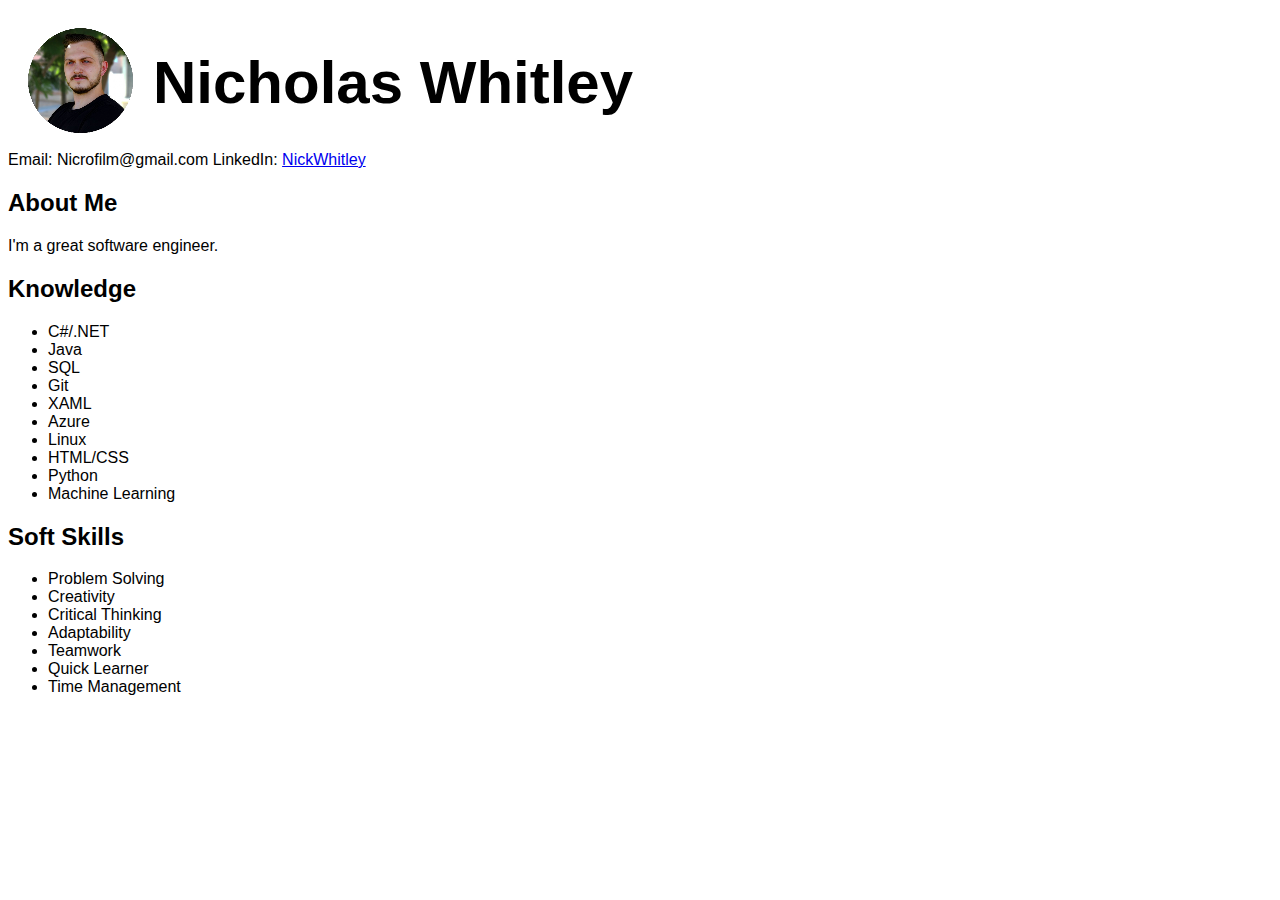
<file: index.html>
<html>
	<head>
		<link rel="stylesheet" href="css/style.css" type="text/css">
	</head>
	<body>
		<div class="index-grid-container" id="header">
			<div class="grid-item-header">
				<img id="profile-pic" src="images/profile.png">
				<h1 id="name-header">Nicholas Whitley</h1>
			</div>
		</div>
		<div>
			<p id="socials-header">
					Email: Nicrofilm@gmail.com
					LinkedIn: <a href="https://www.linkedin.com/in/nicholas-w-5375611b4/">NickWhitley</a>
			</p>
		</div>
		<h2>About Me</h2>
		<p> I'm a great software engineer.</p>
		<h2>Knowledge</h2>
		<ul>
			<li>C#/.NET</li>
			<li>Java</li>
			<li>SQL</li>
			<li>Git</li>
			<li>XAML</li>
			<li>Azure</li>
			<li>Linux</li>
			<li>HTML/CSS</li>
			<li>Python</li>
			<li>Machine Learning</li>
		</ul>
		<h2>Soft Skills</h2>
		<ul>
			<li>Problem Solving</li>
			<li>Creativity</li>
			<li>Critical Thinking</li>
			<li>Adaptability</li>
			<li>Teamwork</li>
			<li>Quick Learner</li>
			<li>Time Management</li>
		</ul>
	</body>
</html>
</file>
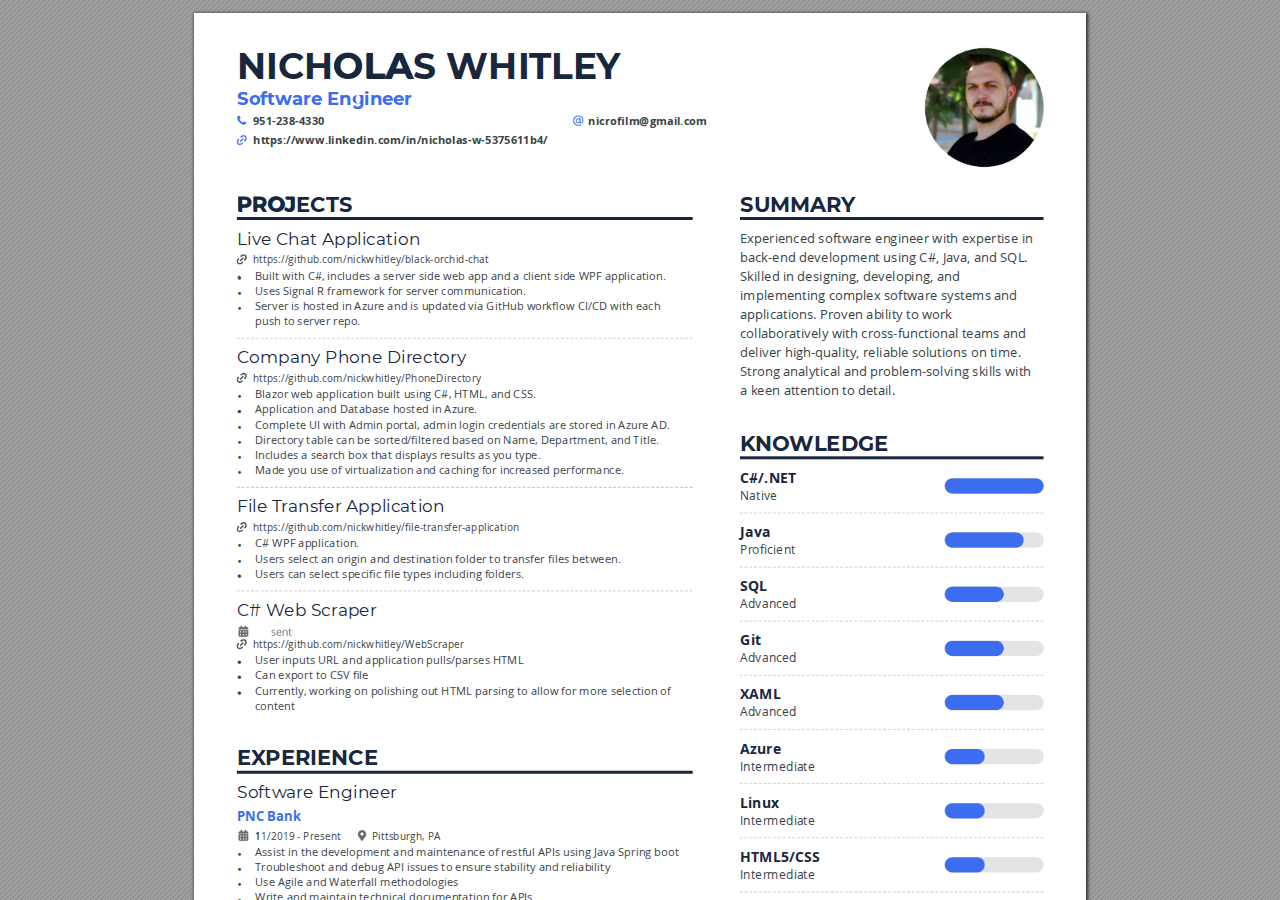
<file: resume.html>
<!DOCTYPE html>
<!-- Created by pdf2htmlEX (https://github.com/pdf2htmlEX/pdf2htmlEX) -->
<html xmlns="http://www.w3.org/1999/xhtml">
<head>
<meta charset="utf-8"/>
<meta name="generator" content="pdf2htmlEX"/>
<meta http-equiv="X-UA-Compatible" content="IE=edge,chrome=1"/>
<style type="text/css">
/*! 
 * Base CSS for pdf2htmlEX
 * Copyright 2012,2013 Lu Wang <coolwanglu@gmail.com> 
 * https://github.com/pdf2htmlEX/pdf2htmlEX/blob/master/share/LICENSE
 */#sidebar{position:absolute;top:0;left:0;bottom:0;width:250px;padding:0;margin:0;overflow:auto}#page-container{position:absolute;top:0;left:0;margin:0;padding:0;border:0}@media screen{#sidebar.opened+#page-container{left:250px}#page-container{bottom:0;right:0;overflow:auto}.loading-indicator{display:none}.loading-indicator.active{display:block;position:absolute;width:64px;height:64px;top:50%;left:50%;margin-top:-32px;margin-left:-32px}.loading-indicator img{position:absolute;top:0;left:0;bottom:0;right:0}}@media print{@page{margin:0}html{margin:0}body{margin:0;-webkit-print-color-adjust:exact}#sidebar{display:none}#page-container{width:auto;height:auto;overflow:visible;background-color:transparent}.d{display:none}}.pf{position:relative;background-color:white;overflow:hidden;margin:0;border:0}.pc{position:absolute;border:0;padding:0;margin:0;top:0;left:0;width:100%;height:100%;overflow:hidden;display:block;transform-origin:0 0;-ms-transform-origin:0 0;-webkit-transform-origin:0 0}.pc.opened{display:block}.bf{position:absolute;border:0;margin:0;top:0;bottom:0;width:100%;height:100%;-ms-user-select:none;-moz-user-select:none;-webkit-user-select:none;user-select:none}.bi{position:absolute;border:0;margin:0;-ms-user-select:none;-moz-user-select:none;-webkit-user-select:none;user-select:none}@media print{.pf{margin:0;box-shadow:none;page-break-after:always;page-break-inside:avoid}@-moz-document url-prefix(){.pf{overflow:visible;border:1px solid #fff}.pc{overflow:visible}}}.c{position:absolute;border:0;padding:0;margin:0;overflow:hidden;display:block}.t{position:absolute;white-space:pre;font-size:1px;transform-origin:0 100%;-ms-transform-origin:0 100%;-webkit-transform-origin:0 100%;unicode-bidi:bidi-override;-moz-font-feature-settings:"liga" 0}.t:after{content:''}.t:before{content:'';display:inline-block}.t span{position:relative;unicode-bidi:bidi-override}._{display:inline-block;color:transparent;z-index:-1}::selection{background:rgba(127,255,255,0.4)}::-moz-selection{background:rgba(127,255,255,0.4)}.pi{display:none}.d{position:absolute;transform-origin:0 100%;-ms-transform-origin:0 100%;-webkit-transform-origin:0 100%}.it{border:0;background-color:rgba(255,255,255,0.0)}.ir:hover{cursor:pointer}</style>
<style type="text/css">
/*! 
 * Fancy styles for pdf2htmlEX
 * Copyright 2012,2013 Lu Wang <coolwanglu@gmail.com> 
 * https://github.com/pdf2htmlEX/pdf2htmlEX/blob/master/share/LICENSE
 */@keyframes fadein{from{opacity:0}to{opacity:1}}@-webkit-keyframes fadein{from{opacity:0}to{opacity:1}}@keyframes swing{0{transform:rotate(0)}10%{transform:rotate(0)}90%{transform:rotate(720deg)}100%{transform:rotate(720deg)}}@-webkit-keyframes swing{0{-webkit-transform:rotate(0)}10%{-webkit-transform:rotate(0)}90%{-webkit-transform:rotate(720deg)}100%{-webkit-transform:rotate(720deg)}}@media screen{#sidebar{background-color:#2f3236;background-image:url("[data-uri]")}#outline{font-family:Georgia,Times,"Times New Roman",serif;font-size:13px;margin:2em 1em}#outline ul{padding:0}#outline li{list-style-type:none;margin:1em 0}#outline li>ul{margin-left:1em}#outline a,#outline a:visited,#outline a:hover,#outline a:active{line-height:1.2;color:#e8e8e8;text-overflow:ellipsis;white-space:nowrap;text-decoration:none;display:block;overflow:hidden;outline:0}#outline a:hover{color:#0cf}#page-container{background-color:#9e9e9e;background-image:url("[data-uri]");-webkit-transition:left 500ms;transition:left 500ms}.pf{margin:13px auto;box-shadow:1px 1px 3px 1px #333;border-collapse:separate}.pc.opened{-webkit-animation:fadein 100ms;animation:fadein 100ms}.loading-indicator.active{-webkit-animation:swing 1.5s ease-in-out .01s infinite alternate none;animation:swing 1.5s ease-in-out .01s infinite alternate none}.checked{background:no-repeat url([data-uri])}}</style>
<style type="text/css">
.ff0{font-family:sans-serif;visibility:hidden;}
.ff1{font-family:sans-serif;visibility:hidden;}
@font-face{font-family:ff2;src:url('[data-uri]')format("woff");}.ff2{font-family:ff2;line-height:1.181818;font-style:normal;font-weight:normal;visibility:visible;}
@font-face{font-family:ff3;src:url('[data-uri]')format("woff");}.ff3{font-family:ff3;line-height:1.005371;font-style:normal;font-weight:normal;visibility:visible;}
@font-face{font-family:ff4;src:url('[data-uri]')format("woff");}.ff4{font-family:ff4;line-height:0.989000;font-style:normal;font-weight:normal;visibility:visible;}
@font-face{font-family:ff5;src:url('[data-uri]')format("woff");}.ff5{font-family:ff5;line-height:0.946000;font-style:normal;font-weight:normal;visibility:visible;}
@font-face{font-family:ff6;src:url('[data-uri]')format("woff");}.ff6{font-family:ff6;line-height:1.005371;font-style:normal;font-weight:normal;visibility:visible;}
.m0{transform:matrix(0.375000,0.000000,0.000000,0.375000,0,0);-ms-transform:matrix(0.375000,0.000000,0.000000,0.375000,0,0);-webkit-transform:matrix(0.375000,0.000000,0.000000,0.375000,0,0);}
.m1{transform:matrix(1.500000,0.000000,0.000000,1.500000,0,0);-ms-transform:matrix(1.500000,0.000000,0.000000,1.500000,0,0);-webkit-transform:matrix(1.500000,0.000000,0.000000,1.500000,0,0);}
.v0{vertical-align:0.000000px;}
.ls0{letter-spacing:0.000000px;}
.sc_{text-shadow:none;}
.sc0{text-shadow:-0.015em 0 transparent,0 0.015em transparent,0.015em 0 transparent,0 -0.015em  transparent;}
@media screen and (-webkit-min-device-pixel-ratio:0){
.sc_{-webkit-text-stroke:0px transparent;}
.sc0{-webkit-text-stroke:0.015em transparent;text-shadow:none;}
}
.ws0{word-spacing:0.000000px;}
._1{margin-left:-2.507367px;}
._0{margin-left:-1.392108px;}
._2{width:70.913408px;}
._4{width:704.584427px;}
._3{width:867.180832px;}
.fc3{color:rgb(60,109,240);}
.fc2{color:rgb(25,39,60);}
.fc0{color:rgb(56,67,71);}
.fc4{color:transparent;}
.fc1{color:rgb(71,72,75);}
.fs1{font-size:25.319148px;}
.fs2{font-size:27.851063px;}
.fs0{font-size:30.382978px;}
.fs7{font-size:32.914893px;}
.fs5{font-size:35.446808px;}
.fs6{font-size:37.978723px;}
.fs4{font-size:45.574467px;}
.fs9{font-size:48.106382px;}
.fs3{font-size:55.702126px;}
.fs8{font-size:96.212764px;}
.y0{bottom:-0.750000px;}
.y1{bottom:0.087467px;}
.y21{bottom:72.159551px;}
.y6e{bottom:79.755295px;}
.y4d{bottom:91.148912px;}
.y4c{bottom:113.936145px;}
.y6d{bottom:118.683486px;}
.y4b{bottom:147.167528px;}
.y6c{bottom:157.611676px;}
.y6b{bottom:196.539867px;}
.y20{bottom:201.287207px;}
.y4a{bottom:202.236675px;}
.y49{bottom:217.428164px;}
.y1f{bottom:231.670185px;}
.y48{bottom:232.619653px;}
.y6a{bottom:233.569122px;}
.y1e{bottom:248.760611px;}
.y47{bottom:267.749972px;}
.y69{bottom:288.638269px;}
.y46{bottom:290.537205px;}
.y68{bottom:305.728694px;}
.y1d{bottom:327.566460px;}
.y45{bottom:328.515928px;}
.y1c{bottom:342.757949px;}
.y44{bottom:343.707417px;}
.y1b{bottom:357.949438px;}
.y43{bottom:358.898906px;}
.y67{bottom:359.848374px;}
.y1a{bottom:373.140927px;}
.y42{bottom:374.090395px;}
.y19{bottom:388.332416px;}
.y41{bottom:389.281884px;}
.y66{bottom:396.877629px;}
.y18{bottom:403.523905px;}
.y40{bottom:404.473373px;}
.y65{bottom:413.968054px;}
.y17{bottom:418.715394px;}
.y3f{bottom:419.664862px;}
.y16{bottom:435.805819px;}
.y64{bottom:450.997308px;}
.y3e{bottom:454.795181px;}
.y63{bottom:468.087733px;}
.y3d{bottom:477.582414px;}
.y62{bottom:505.116988px;}
.y3c{bottom:510.813796px;}
.y61{bottom:522.207413px;}
.y60{bottom:559.236668px;}
.y3b{bottom:565.882944px;}
.y5f{bottom:576.327093px;}
.y15{bottom:580.124965px;}
.y3a{bottom:581.074433px;}
.y14{bottom:595.316454px;}
.y39{bottom:596.265922px;}
.y13{bottom:610.507943px;}
.y38{bottom:611.457411px;}
.y5e{bottom:613.356347px;}
.y12{bottom:625.699432px;}
.y37{bottom:627.598368px;}
.y5d{bottom:630.446772px;}
.y11{bottom:639.941453px;}
.y36{bottom:659.880282px;}
.y5c{bottom:667.476027px;}
.y5b{bottom:684.566452px;}
.y10{bottom:696.909537px;}
.y35{bottom:697.859005px;}
.yf{bottom:712.101026px;}
.y34{bottom:713.050494px;}
.y5a{bottom:721.595707px;}
.ye{bottom:727.292515px;}
.y33{bottom:728.241983px;}
.y59{bottom:738.686132px;}
.yd{bottom:742.484004px;}
.y32{bottom:744.382940px;}
.y31{bottom:763.372301px;}
.y58{bottom:775.715386px;}
.y57{bottom:792.805811px;}
.yc{bottom:800.401556px;}
.y30{bottom:801.351024px;}
.yb{bottom:815.593045px;}
.y2f{bottom:816.542513px;}
.y56{bottom:825.087726px;}
.ya{bottom:830.784534px;}
.y2e{bottom:831.734002px;}
.y9{bottom:845.976023px;}
.y2d{bottom:846.925491px;}
.y8{bottom:861.167512px;}
.y2c{bottom:862.116980px;}
.y7{bottom:876.359001px;}
.y2b{bottom:877.308469px;}
.y55{bottom:881.106341px;}
.y6{bottom:891.550490px;}
.y2a{bottom:893.449426px;}
.y54{bottom:900.095703px;}
.y29{bottom:912.438788px;}
.y53{bottom:919.085064px;}
.y52{bottom:938.074425px;}
.y28{bottom:950.417510px;}
.y51{bottom:957.063787px;}
.y5{bottom:964.659531px;}
.y27{bottom:965.608999px;}
.y50{bottom:976.053148px;}
.y4{bottom:979.851020px;}
.y26{bottom:980.800488px;}
.y3{bottom:995.042509px;}
.y25{bottom:995.991977px;}
.y2{bottom:1010.233998px;}
.y24{bottom:1012.132934px;}
.y4f{bottom:1014.031871px;}
.y23{bottom:1031.122296px;}
.y4e{bottom:1033.021232px;}
.y22{bottom:1064.353678px;}
.y70{bottom:1129.866974px;}
.y74{bottom:1131.765910px;}
.y6f{bottom:1148.856336px;}
.y73{bottom:1150.755272px;}
.y72{bottom:1170.694101px;}
.y71{bottom:1197.279207px;}
.h5{height:21.309871px;}
.h8{height:23.247132px;}
.h4{height:24.168278px;}
.hb{height:25.184393px;}
.h9{height:27.121654px;}
.h3{height:28.863829px;}
.ha{height:29.058915px;}
.h7{height:34.044127px;}
.hd{height:37.859723px;}
.h6{height:43.837574px;}
.hc{height:75.719445px;}
.h2{height:1262.792503px;}
.h0{height:1262.879970px;}
.h1{height:1263.750000px;}
.w0{width:892.439940px;}
.w1{width:893.250000px;}
.x0{left:0.000000px;}
.x1{left:42.726063px;}
.x3{left:58.867020px;}
.x2{left:60.765956px;}
.x4{left:177.906579px;}
.x5{left:180.220907px;}
.x6{left:546.329858px;}
.x7{left:554.875071px;}
@media print{
.v0{vertical-align:0.000000pt;}
.ls0{letter-spacing:0.000000pt;}
.ws0{word-spacing:0.000000pt;}
._1{margin-left:-2.228770pt;}
._0{margin-left:-1.237430pt;}
._2{width:63.034141pt;}
._4{width:626.297268pt;}
._3{width:770.827406pt;}
.fs1{font-size:22.505910pt;}
.fs2{font-size:24.756501pt;}
.fs0{font-size:27.007092pt;}
.fs7{font-size:29.257683pt;}
.fs5{font-size:31.508274pt;}
.fs6{font-size:33.758865pt;}
.fs4{font-size:40.510637pt;}
.fs9{font-size:42.761228pt;}
.fs3{font-size:49.513001pt;}
.fs8{font-size:85.522457pt;}
.y0{bottom:-0.666667pt;}
.y1{bottom:0.077748pt;}
.y21{bottom:64.141823pt;}
.y6e{bottom:70.893596pt;}
.y4d{bottom:81.021255pt;}
.y4c{bottom:101.276574pt;}
.y6d{bottom:105.496432pt;}
.y4b{bottom:130.815580pt;}
.y6c{bottom:140.099268pt;}
.y6b{bottom:174.702104pt;}
.y20{bottom:178.921962pt;}
.y4a{bottom:179.765934pt;}
.y49{bottom:193.269479pt;}
.y1f{bottom:205.929054pt;}
.y48{bottom:206.773025pt;}
.y6a{bottom:207.616997pt;}
.y1e{bottom:221.120543pt;}
.y47{bottom:237.999975pt;}
.y69{bottom:256.567350pt;}
.y46{bottom:258.255294pt;}
.y68{bottom:271.758839pt;}
.y1d{bottom:291.170187pt;}
.y45{bottom:292.014158pt;}
.y1c{bottom:304.673732pt;}
.y44{bottom:305.517704pt;}
.y1b{bottom:318.177278pt;}
.y43{bottom:319.021250pt;}
.y67{bottom:319.865221pt;}
.y1a{bottom:331.680824pt;}
.y42{bottom:332.524796pt;}
.y19{bottom:345.184370pt;}
.y41{bottom:346.028341pt;}
.y66{bottom:352.780114pt;}
.y18{bottom:358.687916pt;}
.y40{bottom:359.531887pt;}
.y65{bottom:367.971603pt;}
.y17{bottom:372.191461pt;}
.y3f{bottom:373.035433pt;}
.y16{bottom:387.382950pt;}
.y64{bottom:400.886496pt;}
.y3e{bottom:404.262383pt;}
.y63{bottom:416.077985pt;}
.y3d{bottom:424.517701pt;}
.y62{bottom:448.992878pt;}
.y3c{bottom:454.056708pt;}
.y61{bottom:464.184367pt;}
.y60{bottom:497.099260pt;}
.y3b{bottom:503.007061pt;}
.y5f{bottom:512.290749pt;}
.y15{bottom:515.666636pt;}
.y3a{bottom:516.510607pt;}
.y14{bottom:529.170181pt;}
.y39{bottom:530.014153pt;}
.y13{bottom:542.673727pt;}
.y38{bottom:543.517699pt;}
.y5e{bottom:545.205642pt;}
.y12{bottom:556.177273pt;}
.y37{bottom:557.865216pt;}
.y5d{bottom:560.397131pt;}
.y11{bottom:568.836847pt;}
.y36{bottom:586.560251pt;}
.y5c{bottom:593.312024pt;}
.y5b{bottom:608.503513pt;}
.y10{bottom:619.475144pt;}
.y35{bottom:620.319116pt;}
.yf{bottom:632.978690pt;}
.y34{bottom:633.822661pt;}
.y5a{bottom:641.418406pt;}
.ye{bottom:646.482236pt;}
.y33{bottom:647.326207pt;}
.y59{bottom:656.609895pt;}
.yd{bottom:659.985781pt;}
.y32{bottom:661.673725pt;}
.y31{bottom:678.553157pt;}
.y58{bottom:689.524788pt;}
.y57{bottom:704.716277pt;}
.yc{bottom:711.468050pt;}
.y30{bottom:712.312021pt;}
.yb{bottom:724.971596pt;}
.y2f{bottom:725.815567pt;}
.y56{bottom:733.411312pt;}
.ya{bottom:738.475141pt;}
.y2e{bottom:739.319113pt;}
.y9{bottom:751.978687pt;}
.y2d{bottom:752.822659pt;}
.y8{bottom:765.482233pt;}
.y2c{bottom:766.326205pt;}
.y7{bottom:778.985779pt;}
.y2b{bottom:779.829750pt;}
.y55{bottom:783.205637pt;}
.y6{bottom:792.489325pt;}
.y2a{bottom:794.177268pt;}
.y54{bottom:800.085069pt;}
.y29{bottom:811.056700pt;}
.y53{bottom:816.964501pt;}
.y52{bottom:833.843934pt;}
.y28{bottom:844.815565pt;}
.y51{bottom:850.723366pt;}
.y5{bottom:857.475139pt;}
.y27{bottom:858.319110pt;}
.y50{bottom:867.602798pt;}
.y4{bottom:870.978685pt;}
.y26{bottom:871.822656pt;}
.y3{bottom:884.482230pt;}
.y25{bottom:885.326202pt;}
.y2{bottom:897.985776pt;}
.y24{bottom:899.673719pt;}
.y4f{bottom:901.361663pt;}
.y23{bottom:916.553152pt;}
.y4e{bottom:918.241095pt;}
.y22{bottom:946.092158pt;}
.y70{bottom:1004.326199pt;}
.y74{bottom:1006.014143pt;}
.y6f{bottom:1021.205632pt;}
.y73{bottom:1022.893575pt;}
.y72{bottom:1040.616979pt;}
.y71{bottom:1064.248184pt;}
.h5{height:18.942108pt;}
.h8{height:20.664117pt;}
.h4{height:21.482914pt;}
.hb{height:22.386127pt;}
.h9{height:24.108137pt;}
.h3{height:25.656737pt;}
.ha{height:25.830147pt;}
.h7{height:30.261446pt;}
.hd{height:33.653087pt;}
.h6{height:38.966732pt;}
.hc{height:67.306173pt;}
.h2{height:1122.482225pt;}
.h0{height:1122.559973pt;}
.h1{height:1123.333333pt;}
.w0{width:793.279947pt;}
.w1{width:794.000000pt;}
.x0{left:0.000000pt;}
.x1{left:37.978723pt;}
.x3{left:52.326240pt;}
.x2{left:54.014183pt;}
.x4{left:158.139181pt;}
.x5{left:160.196362pt;}
.x6{left:485.626541pt;}
.x7{left:493.222285pt;}
}
</style>
<script>
/*
 Copyright 2012 Mozilla Foundation 
 Copyright 2013 Lu Wang <coolwanglu@gmail.com>
 Apachine License Version 2.0 
*/
(function(){function b(a,b,e,f){var c=(a.className||"").split(/\s+/g);""===c[0]&&c.shift();var d=c.indexOf(b);0>d&&e&&c.push(b);0<=d&&f&&c.splice(d,1);a.className=c.join(" ");return 0<=d}if(!("classList"in document.createElement("div"))){var e={add:function(a){b(this.element,a,!0,!1)},contains:function(a){return b(this.element,a,!1,!1)},remove:function(a){b(this.element,a,!1,!0)},toggle:function(a){b(this.element,a,!0,!0)}};Object.defineProperty(HTMLElement.prototype,"classList",{get:function(){if(this._classList)return this._classList;
var a=Object.create(e,{element:{value:this,writable:!1,enumerable:!0}});Object.defineProperty(this,"_classList",{value:a,writable:!1,enumerable:!1});return a},enumerable:!0})}})();
</script>
<script>
(function(){/*
 pdf2htmlEX.js: Core UI functions for pdf2htmlEX 
 Copyright 2012,2013 Lu Wang <coolwanglu@gmail.com> and other contributors 
 https://github.com/pdf2htmlEX/pdf2htmlEX/blob/master/share/LICENSE 
*/
var pdf2htmlEX=window.pdf2htmlEX=window.pdf2htmlEX||{},CSS_CLASS_NAMES={page_frame:"pf",page_content_box:"pc",page_data:"pi",background_image:"bi",link:"l",input_radio:"ir",__dummy__:"no comma"},DEFAULT_CONFIG={container_id:"page-container",sidebar_id:"sidebar",outline_id:"outline",loading_indicator_cls:"loading-indicator",preload_pages:3,render_timeout:100,scale_step:0.9,key_handler:!0,hashchange_handler:!0,view_history_handler:!0,__dummy__:"no comma"},EPS=1E-6;
function invert(a){var b=a[0]*a[3]-a[1]*a[2];return[a[3]/b,-a[1]/b,-a[2]/b,a[0]/b,(a[2]*a[5]-a[3]*a[4])/b,(a[1]*a[4]-a[0]*a[5])/b]}function transform(a,b){return[a[0]*b[0]+a[2]*b[1]+a[4],a[1]*b[0]+a[3]*b[1]+a[5]]}function get_page_number(a){return parseInt(a.getAttribute("data-page-no"),16)}function disable_dragstart(a){for(var b=0,c=a.length;b<c;++b)a[b].addEventListener("dragstart",function(){return!1},!1)}
function clone_and_extend_objs(a){for(var b={},c=0,e=arguments.length;c<e;++c){var h=arguments[c],d;for(d in h)h.hasOwnProperty(d)&&(b[d]=h[d])}return b}
function Page(a){if(a){this.shown=this.loaded=!1;this.page=a;this.num=get_page_number(a);this.original_height=a.clientHeight;this.original_width=a.clientWidth;var b=a.getElementsByClassName(CSS_CLASS_NAMES.page_content_box)[0];b&&(this.content_box=b,this.original_scale=this.cur_scale=this.original_height/b.clientHeight,this.page_data=JSON.parse(a.getElementsByClassName(CSS_CLASS_NAMES.page_data)[0].getAttribute("data-data")),this.ctm=this.page_data.ctm,this.ictm=invert(this.ctm),this.loaded=!0)}}
Page.prototype={hide:function(){this.loaded&&this.shown&&(this.content_box.classList.remove("opened"),this.shown=!1)},show:function(){this.loaded&&!this.shown&&(this.content_box.classList.add("opened"),this.shown=!0)},rescale:function(a){this.cur_scale=0===a?this.original_scale:a;this.loaded&&(a=this.content_box.style,a.msTransform=a.webkitTransform=a.transform="scale("+this.cur_scale.toFixed(3)+")");a=this.page.style;a.height=this.original_height*this.cur_scale+"px";a.width=this.original_width*this.cur_scale+
"px"},view_position:function(){var a=this.page,b=a.parentNode;return[b.scrollLeft-a.offsetLeft-a.clientLeft,b.scrollTop-a.offsetTop-a.clientTop]},height:function(){return this.page.clientHeight},width:function(){return this.page.clientWidth}};function Viewer(a){this.config=clone_and_extend_objs(DEFAULT_CONFIG,0<arguments.length?a:{});this.pages_loading=[];this.init_before_loading_content();var b=this;document.addEventListener("DOMContentLoaded",function(){b.init_after_loading_content()},!1)}
Viewer.prototype={scale:1,cur_page_idx:0,first_page_idx:0,init_before_loading_content:function(){this.pre_hide_pages()},initialize_radio_button:function(){for(var a=document.getElementsByClassName(CSS_CLASS_NAMES.input_radio),b=0;b<a.length;b++)a[b].addEventListener("click",function(){this.classList.toggle("checked")})},init_after_loading_content:function(){this.sidebar=document.getElementById(this.config.sidebar_id);this.outline=document.getElementById(this.config.outline_id);this.container=document.getElementById(this.config.container_id);
this.loading_indicator=document.getElementsByClassName(this.config.loading_indicator_cls)[0];for(var a=!0,b=this.outline.childNodes,c=0,e=b.length;c<e;++c)if("ul"===b[c].nodeName.toLowerCase()){a=!1;break}a||this.sidebar.classList.add("opened");this.find_pages();if(0!=this.pages.length){disable_dragstart(document.getElementsByClassName(CSS_CLASS_NAMES.background_image));this.config.key_handler&&this.register_key_handler();var h=this;this.config.hashchange_handler&&window.addEventListener("hashchange",
function(a){h.navigate_to_dest(document.location.hash.substring(1))},!1);this.config.view_history_handler&&window.addEventListener("popstate",function(a){a.state&&h.navigate_to_dest(a.state)},!1);this.container.addEventListener("scroll",function(){h.update_page_idx();h.schedule_render(!0)},!1);[this.container,this.outline].forEach(function(a){a.addEventListener("click",h.link_handler.bind(h),!1)});this.initialize_radio_button();this.render()}},find_pages:function(){for(var a=[],b={},c=this.container.childNodes,
e=0,h=c.length;e<h;++e){var d=c[e];d.nodeType===Node.ELEMENT_NODE&&d.classList.contains(CSS_CLASS_NAMES.page_frame)&&(d=new Page(d),a.push(d),b[d.num]=a.length-1)}this.pages=a;this.page_map=b},load_page:function(a,b,c){var e=this.pages;if(!(a>=e.length||(e=e[a],e.loaded||this.pages_loading[a]))){var e=e.page,h=e.getAttribute("data-page-url");if(h){this.pages_loading[a]=!0;var d=e.getElementsByClassName(this.config.loading_indicator_cls)[0];"undefined"===typeof d&&(d=this.loading_indicator.cloneNode(!0),
d.classList.add("active"),e.appendChild(d));var f=this,g=new XMLHttpRequest;g.open("GET",h,!0);g.onload=function(){if(200===g.status||0===g.status){var b=document.createElement("div");b.innerHTML=g.responseText;for(var d=null,b=b.childNodes,e=0,h=b.length;e<h;++e){var p=b[e];if(p.nodeType===Node.ELEMENT_NODE&&p.classList.contains(CSS_CLASS_NAMES.page_frame)){d=p;break}}b=f.pages[a];f.container.replaceChild(d,b.page);b=new Page(d);f.pages[a]=b;b.hide();b.rescale(f.scale);disable_dragstart(d.getElementsByClassName(CSS_CLASS_NAMES.background_image));
f.schedule_render(!1);c&&c(b)}delete f.pages_loading[a]};g.send(null)}void 0===b&&(b=this.config.preload_pages);0<--b&&(f=this,setTimeout(function(){f.load_page(a+1,b)},0))}},pre_hide_pages:function(){var a="@media screen{."+CSS_CLASS_NAMES.page_content_box+"{display:none;}}",b=document.createElement("style");b.styleSheet?b.styleSheet.cssText=a:b.appendChild(document.createTextNode(a));document.head.appendChild(b)},render:function(){for(var a=this.container,b=a.scrollTop,c=a.clientHeight,a=b-c,b=
b+c+c,c=this.pages,e=0,h=c.length;e<h;++e){var d=c[e],f=d.page,g=f.offsetTop+f.clientTop,f=g+f.clientHeight;g<=b&&f>=a?d.loaded?d.show():this.load_page(e):d.hide()}},update_page_idx:function(){var a=this.pages,b=a.length;if(!(2>b)){for(var c=this.container,e=c.scrollTop,c=e+c.clientHeight,h=-1,d=b,f=d-h;1<f;){var g=h+Math.floor(f/2),f=a[g].page;f.offsetTop+f.clientTop+f.clientHeight>=e?d=g:h=g;f=d-h}this.first_page_idx=d;for(var g=h=this.cur_page_idx,k=0;d<b;++d){var f=a[d].page,l=f.offsetTop+f.clientTop,
f=f.clientHeight;if(l>c)break;f=(Math.min(c,l+f)-Math.max(e,l))/f;if(d===h&&Math.abs(f-1)<=EPS){g=h;break}f>k&&(k=f,g=d)}this.cur_page_idx=g}},schedule_render:function(a){if(void 0!==this.render_timer){if(!a)return;clearTimeout(this.render_timer)}var b=this;this.render_timer=setTimeout(function(){delete b.render_timer;b.render()},this.config.render_timeout)},register_key_handler:function(){var a=this;window.addEventListener("DOMMouseScroll",function(b){if(b.ctrlKey){b.preventDefault();var c=a.container,
e=c.getBoundingClientRect(),c=[b.clientX-e.left-c.clientLeft,b.clientY-e.top-c.clientTop];a.rescale(Math.pow(a.config.scale_step,b.detail),!0,c)}},!1);window.addEventListener("keydown",function(b){var c=!1,e=b.ctrlKey||b.metaKey,h=b.altKey;switch(b.keyCode){case 61:case 107:case 187:e&&(a.rescale(1/a.config.scale_step,!0),c=!0);break;case 173:case 109:case 189:e&&(a.rescale(a.config.scale_step,!0),c=!0);break;case 48:e&&(a.rescale(0,!1),c=!0);break;case 33:h?a.scroll_to(a.cur_page_idx-1):a.container.scrollTop-=
a.container.clientHeight;c=!0;break;case 34:h?a.scroll_to(a.cur_page_idx+1):a.container.scrollTop+=a.container.clientHeight;c=!0;break;case 35:a.container.scrollTop=a.container.scrollHeight;c=!0;break;case 36:a.container.scrollTop=0,c=!0}c&&b.preventDefault()},!1)},rescale:function(a,b,c){var e=this.scale;this.scale=a=0===a?1:b?e*a:a;c||(c=[0,0]);b=this.container;c[0]+=b.scrollLeft;c[1]+=b.scrollTop;for(var h=this.pages,d=h.length,f=this.first_page_idx;f<d;++f){var g=h[f].page;if(g.offsetTop+g.clientTop>=
c[1])break}g=f-1;0>g&&(g=0);var g=h[g].page,k=g.clientWidth,f=g.clientHeight,l=g.offsetLeft+g.clientLeft,m=c[0]-l;0>m?m=0:m>k&&(m=k);k=g.offsetTop+g.clientTop;c=c[1]-k;0>c?c=0:c>f&&(c=f);for(f=0;f<d;++f)h[f].rescale(a);b.scrollLeft+=m/e*a+g.offsetLeft+g.clientLeft-m-l;b.scrollTop+=c/e*a+g.offsetTop+g.clientTop-c-k;this.schedule_render(!0)},fit_width:function(){var a=this.cur_page_idx;this.rescale(this.container.clientWidth/this.pages[a].width(),!0);this.scroll_to(a)},fit_height:function(){var a=this.cur_page_idx;
this.rescale(this.container.clientHeight/this.pages[a].height(),!0);this.scroll_to(a)},get_containing_page:function(a){for(;a;){if(a.nodeType===Node.ELEMENT_NODE&&a.classList.contains(CSS_CLASS_NAMES.page_frame)){a=get_page_number(a);var b=this.page_map;return a in b?this.pages[b[a]]:null}a=a.parentNode}return null},link_handler:function(a){var b=a.target,c=b.getAttribute("data-dest-detail");if(c){if(this.config.view_history_handler)try{var e=this.get_current_view_hash();window.history.replaceState(e,
"","#"+e);window.history.pushState(c,"","#"+c)}catch(h){}this.navigate_to_dest(c,this.get_containing_page(b));a.preventDefault()}},navigate_to_dest:function(a,b){try{var c=JSON.parse(a)}catch(e){return}if(c instanceof Array){var h=c[0],d=this.page_map;if(h in d){for(var f=d[h],h=this.pages[f],d=2,g=c.length;d<g;++d){var k=c[d];if(null!==k&&"number"!==typeof k)return}for(;6>c.length;)c.push(null);var g=b||this.pages[this.cur_page_idx],d=g.view_position(),d=transform(g.ictm,[d[0],g.height()-d[1]]),
g=this.scale,l=[0,0],m=!0,k=!1,n=this.scale;switch(c[1]){case "XYZ":l=[null===c[2]?d[0]:c[2]*n,null===c[3]?d[1]:c[3]*n];g=c[4];if(null===g||0===g)g=this.scale;k=!0;break;case "Fit":case "FitB":l=[0,0];k=!0;break;case "FitH":case "FitBH":l=[0,null===c[2]?d[1]:c[2]*n];k=!0;break;case "FitV":case "FitBV":l=[null===c[2]?d[0]:c[2]*n,0];k=!0;break;case "FitR":l=[c[2]*n,c[5]*n],m=!1,k=!0}if(k){this.rescale(g,!1);var p=this,c=function(a){l=transform(a.ctm,l);m&&(l[1]=a.height()-l[1]);p.scroll_to(f,l)};h.loaded?
c(h):(this.load_page(f,void 0,c),this.scroll_to(f))}}}},scroll_to:function(a,b){var c=this.pages;if(!(0>a||a>=c.length)){c=c[a].view_position();void 0===b&&(b=[0,0]);var e=this.container;e.scrollLeft+=b[0]-c[0];e.scrollTop+=b[1]-c[1]}},get_current_view_hash:function(){var a=[],b=this.pages[this.cur_page_idx];a.push(b.num);a.push("XYZ");var c=b.view_position(),c=transform(b.ictm,[c[0],b.height()-c[1]]);a.push(c[0]/this.scale);a.push(c[1]/this.scale);a.push(this.scale);return JSON.stringify(a)}};
pdf2htmlEX.Viewer=Viewer;})();
</script>
<script>
try{
pdf2htmlEX.defaultViewer = new pdf2htmlEX.Viewer({});
}catch(e){}
</script>
<title>resume</title>
</head>
<body>
<div id="sidebar">
<div id="outline">
</div>
</div>
<div id="page-container">
<div id="pf1" class="pf w0 h0" data-page-no="1"><div class="pc pc1 w0 h0"><img class="bi x0 y0 w1 h1" alt="" src="[data-uri]"/><div class="c x0 y1 w0 h2"><div class="t m0 x1 h3 y2 ff1 fs0 fc0 sc0 ls0 ws0"><span class="fc4 sc0">q</span></div><div class="t m0 x1 h4 y3 ff2 fs1 fc0 sc0 ls0 ws0">•</div><div class="t m0 x1 h4 y4 ff2 fs1 fc0 sc0 ls0 ws0">•</div><div class="t m0 x1 h4 y5 ff2 fs1 fc0 sc0 ls0 ws0">•</div><div class="t m0 x1 h3 y6 ff1 fs0 fc0 sc0 ls0 ws0"><span class="fc4 sc0">q</span></div><div class="t m0 x1 h4 y7 ff2 fs1 fc0 sc0 ls0 ws0">•</div><div class="t m0 x1 h4 y8 ff2 fs1 fc0 sc0 ls0 ws0">•</div><div class="t m0 x1 h4 y9 ff2 fs1 fc0 sc0 ls0 ws0">•</div><div class="t m0 x1 h4 ya ff2 fs1 fc0 sc0 ls0 ws0">•</div><div class="t m0 x1 h4 yb ff2 fs1 fc0 sc0 ls0 ws0">•</div><div class="t m0 x1 h4 yc ff2 fs1 fc0 sc0 ls0 ws0">•</div><div class="t m0 x1 h3 yd ff1 fs0 fc0 sc0 ls0 ws0"><span class="fc4 sc0">q</span></div><div class="t m0 x1 h4 ye ff2 fs1 fc0 sc0 ls0 ws0">•</div><div class="t m0 x1 h4 yf ff2 fs1 fc0 sc0 ls0 ws0">•</div><div class="t m0 x1 h4 y10 ff2 fs1 fc0 sc0 ls0 ws0">•</div><div class="t m0 x2 h5 y11 ff3 fs2 fc1 sc0 ls0 ws0"><span class="fc4 sc0">Present</span></div><div class="t m0 x1 h3 y12 ff1 fs0 fc0 sc0 ls0 ws0"><span class="fc4 sc0">q</span></div><div class="t m0 x1 h4 y13 ff2 fs1 fc0 sc0 ls0 ws0">•</div><div class="t m0 x1 h4 y14 ff2 fs1 fc0 sc0 ls0 ws0">•</div><div class="t m0 x1 h4 y15 ff2 fs1 fc0 sc0 ls0 ws0">•</div><div class="t m0 x2 h5 y16 ff3 fs2 fc0 sc0 ls0 ws0">11/2019 - Present</div><div class="t m0 x1 h4 y17 ff2 fs1 fc0 sc0 ls0 ws0">•</div><div class="t m0 x1 h4 y18 ff2 fs1 fc0 sc0 ls0 ws0">•</div><div class="t m0 x1 h4 y19 ff2 fs1 fc0 sc0 ls0 ws0">•</div><div class="t m0 x1 h4 y1a ff2 fs1 fc0 sc0 ls0 ws0">•</div><div class="t m0 x1 h4 y1b ff2 fs1 fc0 sc0 ls0 ws0">•</div><div class="t m0 x1 h4 y1c ff2 fs1 fc0 sc0 ls0 ws0">•</div><div class="t m0 x2 h5 y1e ff3 fs2 fc0 sc0 ls0 ws0">10/2016 - 11/2019</div><div class="t m0 x1 h4 y1f ff2 fs1 fc0 sc0 ls0 ws0">•</div><div class="t m0 x1 h4 y20 ff2 fs1 fc0 sc0 ls0 ws0">•</div><div class="t m0 x2 h5 y21 ff3 fs2 fc1 sc0 ls0 ws0"><span class="fc4 sc0">01/2023 </span><span class="fc4 sc0">- </span><span class="fc4 sc0">06/2023</span></div><div class="t m0 x1 h6 y22 ff4 fs3 fc2 sc0 ls0 ws0">PRO<span class="_ _0"></span>JECTS</div><div class="t m0 x1 h7 y23 ff5 fs4 fc2 sc0 ls0 ws0">Live Chat Application</div><div class="t m0 x3 h5 y24 ff3 fs2 fc0 sc0 ls0 ws0">https://github.com/nickwhitley/black-orchid-chat</div><div class="t m0 x2 h8 y25 ff3 fs0 fc0 sc0 ls0 ws0">Built with C#, includes a server side web app and a client side WPF application.</div><div class="t m0 x2 h8 y26 ff3 fs0 fc0 sc0 ls0 ws0">Uses Signal R framework for server communication.</div><div class="t m0 x2 h8 y27 ff3 fs0 fc0 sc0 ls0 ws0">Server is hosted in Azure and is updated via GitHub workﬂow CI/CD with each </div><div class="t m0 x2 h8 y28 ff3 fs0 fc0 sc0 ls0 ws0">push to server repo.</div><div class="t m0 x1 h7 y29 ff5 fs4 fc2 sc0 ls0 ws0">C<span class="_ _0"></span>ompany Phone Direct<span class="_ _0"></span>ory</div><div class="t m0 x3 h5 y2a ff3 fs2 fc0 sc0 ls0 ws0">https://github.com/nickwhitley/PhoneDirectory</div><div class="t m0 x2 h8 y2b ff3 fs0 fc0 sc0 ls0 ws0">Blazor web application built using C#, HTML, and CSS.</div><div class="t m0 x2 h8 y2c ff3 fs0 fc0 sc0 ls0 ws0">Application and Database hosted in Azure.</div><div class="t m0 x2 h8 y2d ff3 fs0 fc0 sc0 ls0 ws0">Complete UI with Admin portal, admin login credentials are stored in Azure AD.</div><div class="t m0 x2 h8 y2e ff3 fs0 fc0 sc0 ls0 ws0">Directory table can be sorted/ﬁltered based on Name, Department, and Title.</div><div class="t m0 x2 h8 y2f ff3 fs0 fc0 sc0 ls0 ws0">Includes a search box that displays results as you type.</div><div class="t m0 x2 h8 y30 ff3 fs0 fc0 sc0 ls0 ws0">Made you use of virtualization and caching for increased performance.</div><div class="t m0 x1 h7 y31 ff5 fs4 fc2 sc0 ls0 ws0">File T<span class="_ _0"></span>ransfer Application</div><div class="t m0 x3 h5 y32 ff3 fs2 fc0 sc0 ls0 ws0">https://github.com/nickwhitley/ﬁle-transfer-application</div><div class="t m0 x2 h8 y33 ff3 fs0 fc0 sc0 ls0 ws0">C# WPF application.</div><div class="t m0 x2 h8 y34 ff3 fs0 fc0 sc0 ls0 ws0">Users select an origin and destination folder to transfer ﬁles between.</div><div class="t m0 x2 h8 y35 ff3 fs0 fc0 sc0 ls0 ws0">Users can select speciﬁc ﬁle types including folders.</div><div class="t m0 x1 h7 y36 ff5 fs4 fc2 sc0 ls0 ws0">C# W<span class="_ _1"></span>eb Scraper</div><div class="t m0 x3 h5 y37 ff3 fs2 fc0 sc0 ls0 ws0">https://github.com/nickwhitley/WebScraper</div><div class="t m0 x2 h8 y38 ff3 fs0 fc0 sc0 ls0 ws0">User inputs URL and application pulls/parses HTML</div><div class="t m0 x2 h8 y39 ff3 fs0 fc0 sc0 ls0 ws0">Can export to CSV ﬁle</div><div class="t m0 x2 h8 y3a ff3 fs0 fc0 sc0 ls0 ws0">Currently, working on polishing out HTML parsing to allow for more selection of </div><div class="t m0 x2 h8 y3b ff3 fs0 fc0 sc0 ls0 ws0">content</div><div class="t m0 x1 h6 y3c ff4 fs3 fc2 sc0 ls0 ws0">EX<span class="_ _1"></span>PERIENCE</div><div class="t m0 x1 h7 y3d ff5 fs4 fc2 sc0 ls0 ws0">Softw<span class="_ _0"></span>are Engineer</div><div class="t m0 x1 h9 y3e ff6 fs5 fc3 sc0 ls0 ws0">PNC Bank</div><div class="t m0 x4 h5 y16 ff3 fs2 fc0 sc0 ls0 ws0">Pittsburgh, PA</div><div class="t m0 x2 h8 y3f ff3 fs0 fc0 sc0 ls0 ws0">Assist in the development and maintenance of restful APIs using Java Spring boot</div><div class="t m0 x2 h8 y40 ff3 fs0 fc0 sc0 ls0 ws0">Troubleshoot and debug API issues to ensure stability and reliability</div><div class="t m0 x2 h8 y41 ff3 fs0 fc0 sc0 ls0 ws0">Use Agile and Waterfall methodologies</div><div class="t m0 x2 h8 y42 ff3 fs0 fc0 sc0 ls0 ws0">Write and maintain technical documentation for APIs</div><div class="t m0 x2 h8 y43 ff3 fs0 fc0 sc0 ls0 ws0">Execute manual and automated testing of APIs using postman and karate.</div><div class="t m0 x2 h8 y44 ff3 fs0 fc0 sc0 ls0 ws0">Build Oracle SQL queries for data validation and mapping purposes.</div><div class="t m0 x1 h7 y46 ff5 fs4 fc2 sc0 ls0 ws0">Slot T<span class="_ _1"></span>echnician II</div><div class="t m0 x1 h9 y47 ff6 fs5 fc3 sc0 ls0 ws0">Pechanga Resort &amp; Casino</div><div class="t m0 x5 h5 y1e ff3 fs2 fc0 sc0 ls0 ws0">Temecula, CA</div><div class="t m0 x2 h8 y48 ff3 fs0 fc0 sc0 ls0 ws0">Responsible for troubleshooting and ﬁxing any issues found on over 5000 gaming </div><div class="t m0 x2 h8 y49 ff3 fs0 fc0 sc0 ls0 ws0">machines on and oﬀ the ﬂoor of the casino.</div><div class="t m0 x2 h8 y4a ff3 fs0 fc0 sc0 ls0 ws0">Would work with a multitude of third-party vendors on software/hardware installs.</div><div class="t m0 x1 h6 y4b ff4 fs3 fc2 sc0 ls0 ws0">EDUCA<span class="_ _1"></span>TION</div><div class="t m0 x1 h7 y4c ff5 fs4 fc2 sc0 ls0 ws0">Machine Le<span class="_ _0"></span>arning C<span class="_ _0"></span>ertiﬁcate</div><div class="t m0 x1 h9 y4d ff6 fs5 fc3 sc0 ls0 ws0">Cornell University</div><div class="t m0 x6 h6 y22 ff4 fs3 fc2 sc0 ls0 ws0">SUMMARY</div><div class="t m0 x6 h9 y4e ff3 fs5 fc0 sc0 ls0 ws0">Experienced software engineer with expertise in </div><div class="t m0 x6 h9 y4f ff3 fs5 fc0 sc0 ls0 ws0">back-end development using C#, Java, and SQL. </div><div class="t m0 x6 h9 y3 ff3 fs5 fc0 sc0 ls0 ws0">Skilled in designing, developing, and </div><div class="t m0 x6 h9 y50 ff3 fs5 fc0 sc0 ls0 ws0">implementing complex software systems and </div><div class="t m0 x6 h9 y51 ff3 fs5 fc0 sc0 ls0 ws0">applications. Proven ability to work </div><div class="t m0 x6 h9 y52 ff3 fs5 fc0 sc0 ls0 ws0">collaboratively with cross-functional teams and </div><div class="t m0 x6 h9 y53 ff3 fs5 fc0 sc0 ls0 ws0">deliver high-quality, reliable solutions on time. </div><div class="t m0 x6 h9 y54 ff3 fs5 fc0 sc0 ls0 ws0">Strong analytical and problem-solving skills with </div><div class="t m0 x6 h9 y55 ff3 fs5 fc0 sc0 ls0 ws0">a keen attention to detail.</div><div class="t m0 x6 h6 y56 ff4 fs3 fc2 sc0 ls0 ws0">KNO<span class="_ _0"></span>WLEDGE</div><div class="t m0 x6 ha y57 ff6 fs6 fc2 sc0 ls0 ws0">C#/.NET</div><div class="t m0 x6 hb y58 ff3 fs7 fc0 sc0 ls0 ws0">Native</div><div class="t m0 x6 ha y59 ff6 fs6 fc2 sc0 ls0 ws0">Java</div><div class="t m0 x6 hb y5a ff3 fs7 fc0 sc0 ls0 ws0">Proﬁcient</div><div class="t m0 x6 ha y5b ff6 fs6 fc2 sc0 ls0 ws0">SQL</div><div class="t m0 x6 hb y5c ff3 fs7 fc0 sc0 ls0 ws0">Advanced</div><div class="t m0 x6 ha y5d ff6 fs6 fc2 sc0 ls0 ws0">Git</div><div class="t m0 x6 hb y5e ff3 fs7 fc0 sc0 ls0 ws0">Advanced</div><div class="t m0 x6 ha y5f ff6 fs6 fc2 sc0 ls0 ws0">XAML</div><div class="t m0 x6 hb y60 ff3 fs7 fc0 sc0 ls0 ws0">Advanced</div><div class="t m0 x6 ha y61 ff6 fs6 fc2 sc0 ls0 ws0">Azure</div><div class="t m0 x6 hb y62 ff3 fs7 fc0 sc0 ls0 ws0">Intermediate</div><div class="t m0 x6 ha y63 ff6 fs6 fc2 sc0 ls0 ws0">Linux</div><div class="t m0 x6 hb y64 ff3 fs7 fc0 sc0 ls0 ws0">Intermediate</div><div class="t m0 x6 ha y65 ff6 fs6 fc2 sc0 ls0 ws0">HTML5/CSS</div><div class="t m0 x6 hb y66 ff3 fs7 fc0 sc0 ls0 ws0">Intermediate</div><div class="t m0 x6 ha y67 ff6 fs6 fc2 sc0 ls0 ws0">Python</div><div class="t m0 x6 hb y1c ff3 fs7 fc0 sc0 ls0 ws0">Intermediate</div><div class="t m0 x6 ha y68 ff6 fs6 fc2 sc0 ls0 ws0">Machine Learning</div><div class="t m0 x6 hb y69 ff3 fs7 fc0 sc0 ls0 ws0">Intermediate</div><div class="t m0 x6 h6 y6a ff4 fs3 fc2 sc0 ls0 ws0">SKILLS</div><div class="t m0 x7 h9 y6b ff6 fs5 fc0 sc0 ls0 ws0">Problem Solving<span class="_ _2"> </span>Creativity</div><div class="t m0 x7 h9 y6c ff6 fs5 fc0 sc0 ls0 ws0">Critical Thinking<span class="_ _2"> </span>Adaptability</div><div class="t m0 x7 h9 y6d ff6 fs5 fc0 sc0 ls0 ws0">Teamwork<span class="_ _2"> </span>Quick Learner</div><div class="t m0 x7 h9 y6e ff6 fs5 fc0 sc0 ls0 ws0">Time Management</div><div class="t m0 x1 h3 y6f ff1 fs0 fc3 sc0 ls0 ws0"><span class="fc4 sc0">E</span><span class="_ _3"> </span><span class="fc4 sc0"></span></div><div class="t m0 x1 h3 y70 ff1 fs0 fc3 sc0 ls0 ws0"><span class="fc4 sc0">q</span></div><div class="t m0 x1 hc y71 ff4 fs8 fc2 sc0 ls0 ws0">NICHOLAS WHITLE<span class="_ _1"></span>Y</div><div class="t m0 x1 hd y72 ff4 fs9 fc3 sc0 ls0 ws0">Softw<span class="_ _0"></span>are Engineer</div><div class="t m0 x3 h8 y73 ff6 fs0 fc0 sc0 ls0 ws0">951-238-4330<span class="_ _4"> </span>nicroﬁlm@gmail.com</div><div class="t m0 x3 h8 y74 ff6 fs0 fc0 sc0 ls0 ws0">https://www.linkedin.com/in/nicholas-w-5375611b4/</div></div><a class="l" href="https://www.linkedin.com/in/nicholas-w-5375611b4/"><div class="d m1" style="border-style:none;position:absolute;left:57.917553px;bottom:1128.055485px;width:198.755298px;height:10.760680px;background-color:rgba(255,255,255,0.000001);"></div></a></div><div class="pi" data-data='{"ctm":[1.500000,0.000000,0.000000,1.500000,0.000000,0.000000]}'></div></div>
</div>
<div class="loading-indicator">
<img alt="" src="[data-uri]"/>
</div>
</body>
</html>
</file>
<file: css/style.css>
html, body {
	font-family: 'Arial';
}

#profile-pic{
	margin-bottom: 2;
	margin-top: 20;
	margin-left: 20;
	margin-right: 15;
	grid-area: "picture";
}

#name-header{
	font-size: 60;
	margin-bottom: 2;
	margin-left: 5;
	grid-area: "name";
	white-space: nowrap;
}

#socials-header{
	white-space: nowrap;
	margin-right: 1;
	grid-area: "socials";

}

.grid-item-header{
	grid-area: sidebar;
	display: grid;
	grid-template-columns: 1fr 4fr;
	grid-template-areas: "picture name";
}

.index-grid-container{
	display: grid;
	grid-template-columns: 1.15fr 2.5fr;
	grid-template-areas: 
		"header1 header2"
		"sidebar content"
}
</file>
